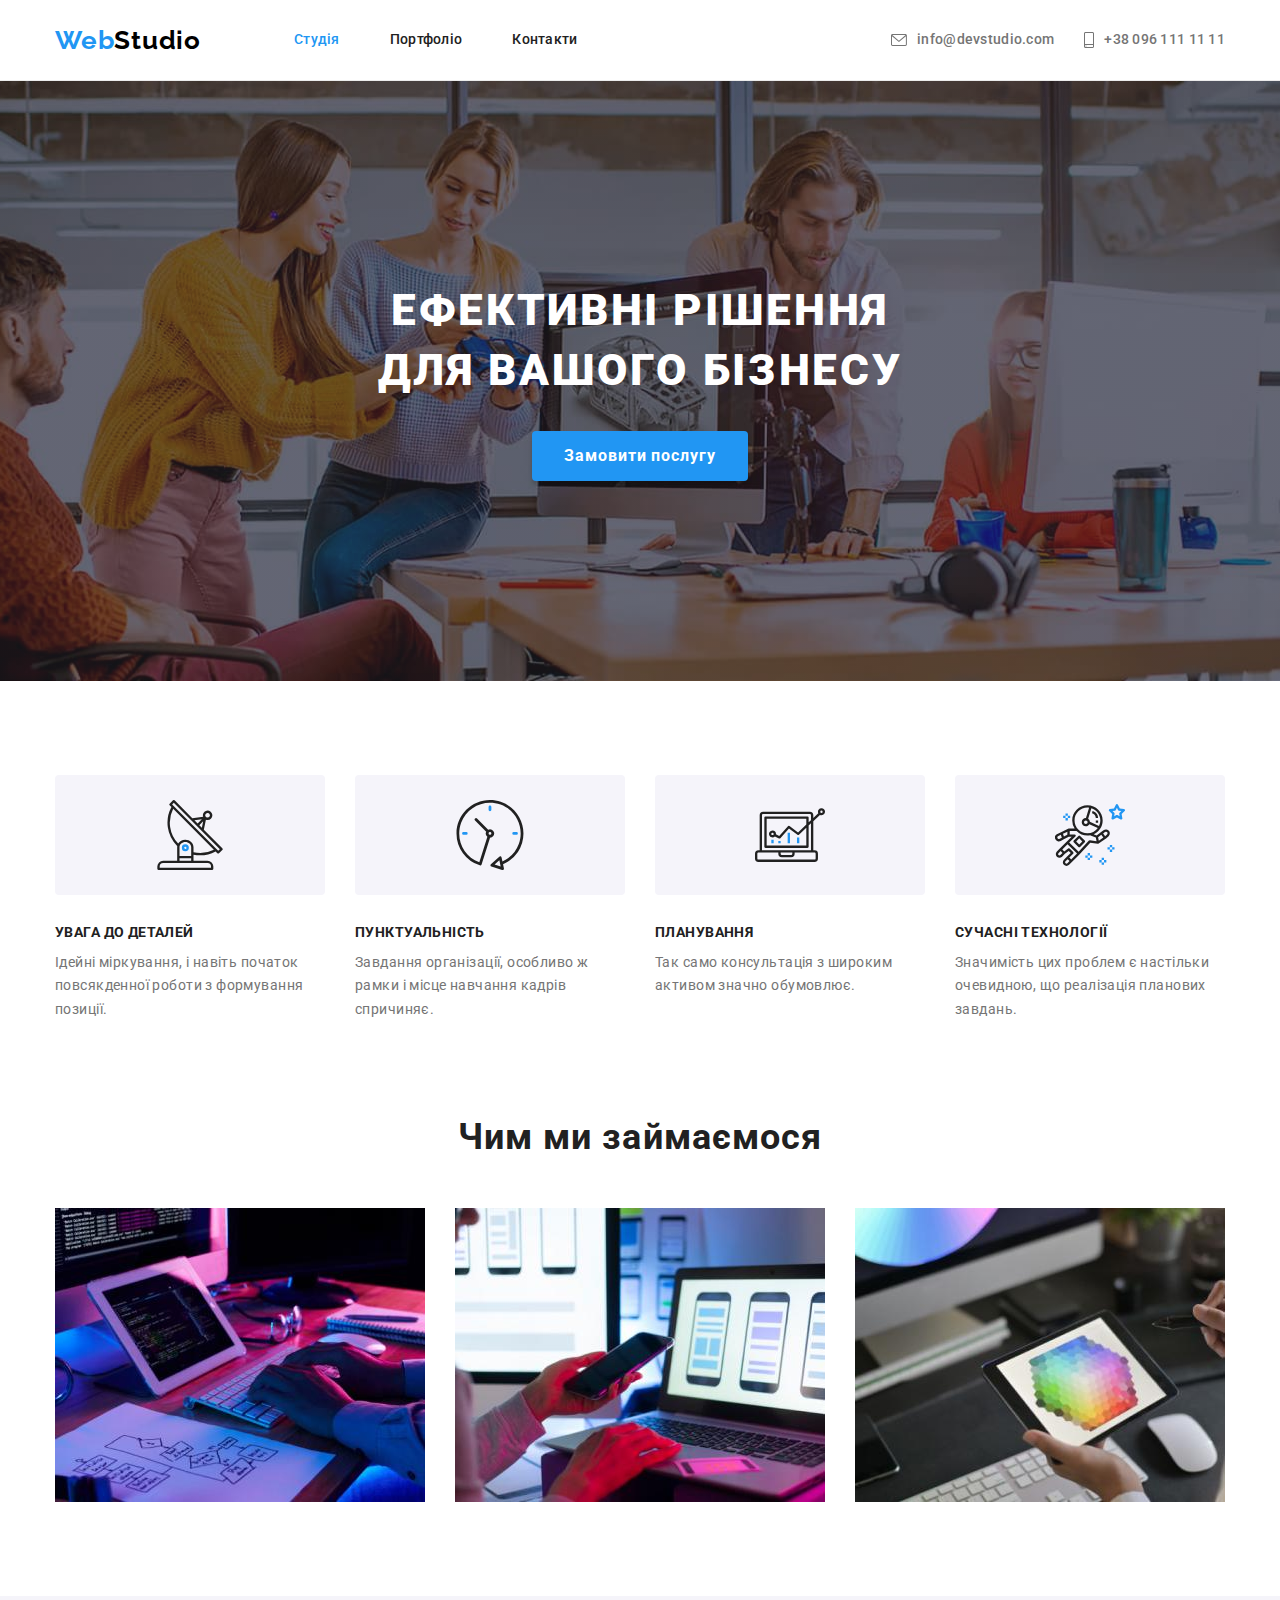
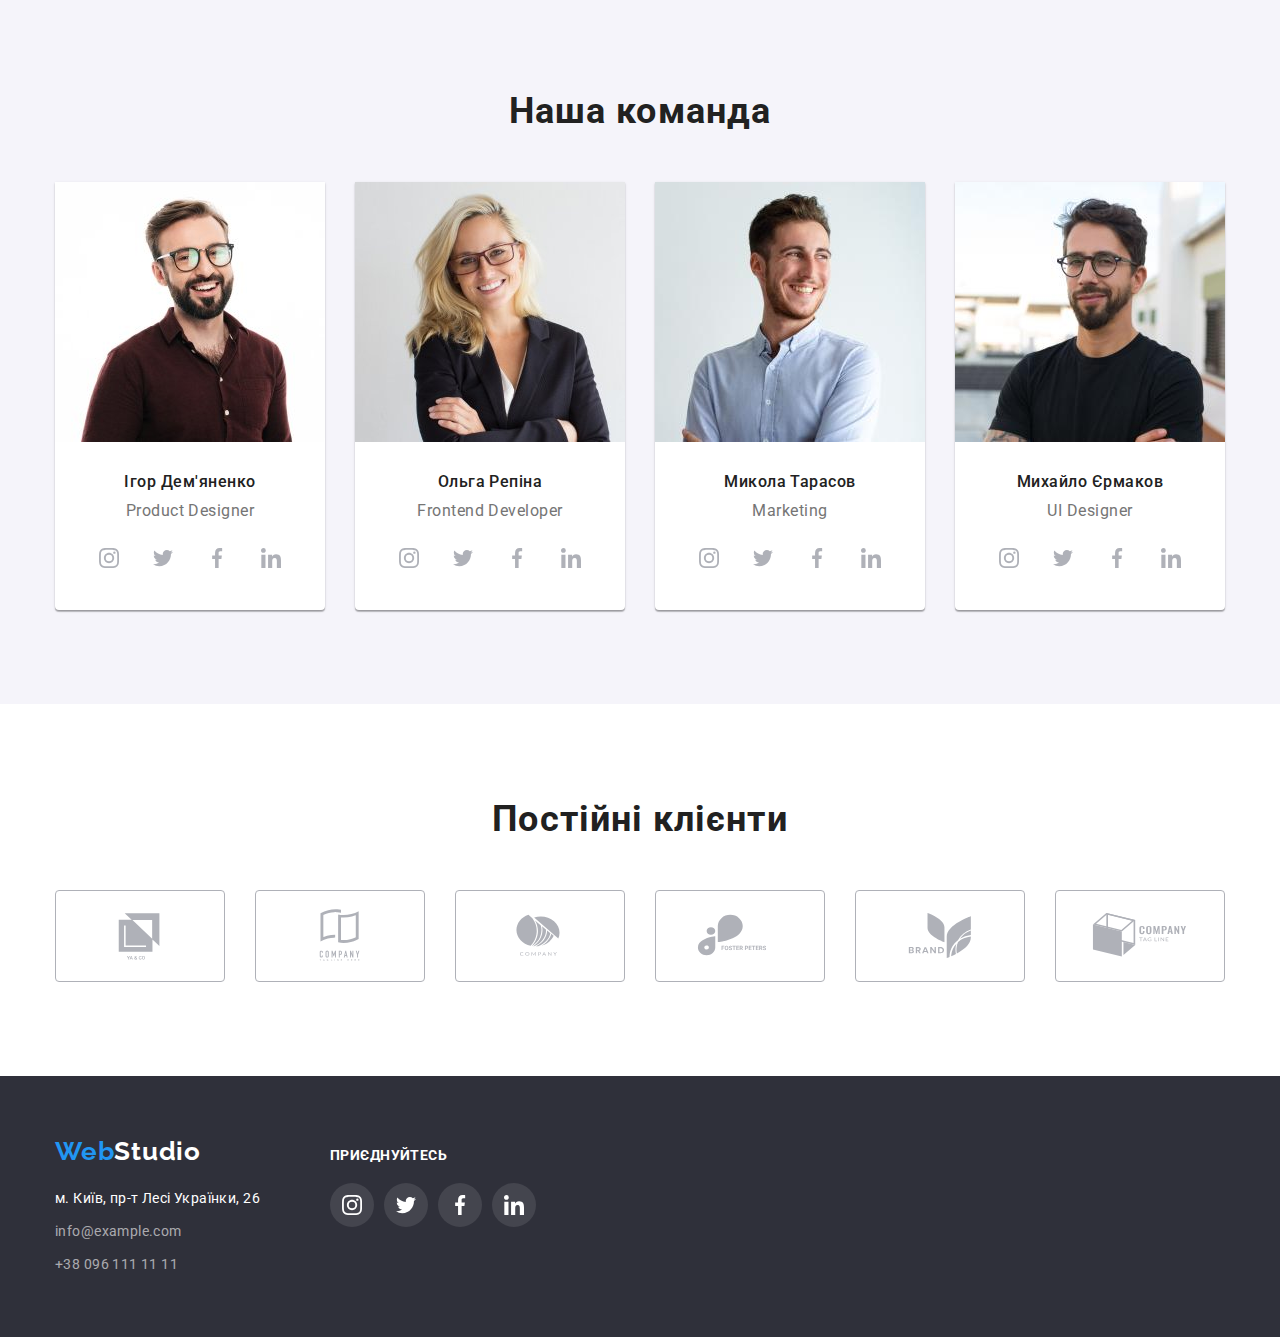
<file: index.html>
<!doctype html>

<html lang="uk">
<head>
    <meta charset="UTF-8">
    <meta http-equiv="X-UA-Compatible" content="IE=edge">
    <meta name="viewport" content="width=device-width, initial-scale=1.0">
    <title>WebStudio | ефективні рішення для вашого бізнесу</title>
    <link rel="preconnect" href="https://fonts.googleapis.com">
    <link rel="preconnect" href="https://fonts.gstatic.com" crossorigin>
    <link href="https://fonts.googleapis.com/css2?family=Raleway:wght@700&family=Roboto:wght@400;500;700;900&display=swap"
    rel="stylesheet">
    
    <link rel="stylesheet" href="https://cdn.jsdelivr.net/npm/modern-normalize@1.1.0/modern-normalize.min.css">
    <link rel="stylesheet" href="./css/styles.css">
</head>
<body>
    <!-- HEADER -->
    <header class="page-header">
        <div class="header-container container">
            <nav class="page-nav">
                <a class="logo link" href="./index.html">Web<span class="logo-header-secondcolor">Studio</span></a>
                <ul class="menu list">
                    <li class="item">
                        <a class="link current" href="./index.html">Студія</a>
                    </li>
                    <li class="item">
                        <a class="link" href="./portfolio.html">Портфоліо</a>
                    </li>
                    <li class="item">
                        <a class="link" href="./contacts.html">Контакти</a>
                    </li>
                </ul>
            </nav>
            
            <ul class="contact list">
                <li class="contact-item">
                    <a class="contact-link link" href="mailto:info@devstudio.com">
                        <svg class="contact-icon" width="16" height="12">
                            <use href="./images/sprite.svg#envelope"></use>
                        </svg>
                        info@devstudio.com
                    </a>
                </li>
                <li class="contact-item">
                    <a class="contact-link link" href="tel:+380961111111">
                        <svg class="contact-icon" width="10" height="16">
                            <use href="./images/sprite.svg#smartphone"></use>
                        </svg>
                        +38 096 111 11 11
                    </a>
                </li>
            </ul>
        </div>
    </header>

    <!-- MAIN CONTENT -->
    <main>

        <!-- HERO -->
        <section class="hero">
                <div class="container">
                    <h1 class="main-title">Ефективні рішення<br /> для вашого бізнесу</h1>
                    <button class="hero-button" type="button">Замовити послугу</button>
                </div>
        </section>

        <!-- SECTION BENEFITS -->
        <section class="benefits section">
            <div class="container">
                <h2 class="hidden-title">Наші переваги</h2>
                <ul class="benefits-list list">
                    <li class="benefits-item">
                        <div class="benefits-icon-box">
                            <svg width="70" height="70">
                                <use href="./images/sprite.svg#antenna"></use>
                            </svg>
                        </div>
                        <h3 class="benefits-subtitle">Увага до деталей</h3>
                        <p lang="zxx" class="benefits-descriptor">Ідейні міркування, і навіть початок повсякденної роботи з формування
                            позиції.</p>
                    </li>
                    <li class="benefits-item">
                        <div class="benefits-icon-box">
                            <svg width="70" height="70">
                                <use href="./images/sprite.svg#clock"></use>
                            </svg>
                        </div>
                        <h3 class="benefits-subtitle">Пунктуальність</h3>
                        <p lang="zxx" class="benefits-descriptor">Завдання організації, особливо ж рамки і місце навчання кадрів
                            спричиняє.</p>
                    </li>
                    <li class="benefits-item">
                        <div class="benefits-icon-box">
                            <svg width="70" height="70">
                                <use href="./images/sprite.svg#diagram"></use>
                            </svg>
                        </div>
                        <h3 class="benefits-subtitle">Планування</h3>
                        <p lang="zxx" class="benefits-descriptor">Так само консультація з широким активом значно обумовлює.</p>
                    </li>
                    <li class="benefits-item">
                        <div class="benefits-icon-box">
                            <svg width="70" height="70">
                                <use href="./images/sprite.svg#astronaut"></use>
                            </svg>
                        </div>
                        <h3 class="benefits-subtitle">Сучасні технології</h3>
                        <p lang="zxx" class="benefits-descriptor">Значимість цих проблем є настільки очевидною, що реалізація планових
                            завдань.</p>
                    </li>
                </ul>
            </div>
        </section>

        <!-- SECTION "WHAT DO WE DO" -->
        <section class="work section">
            <div class="container">
                <h2 class="section-title">Чим ми займаємося</h2>
                <ul class="work-list list">
                    <li class="work-item"><img src="./images/work/work1.jpg" alt="Сучасне робоче місце програміста" width="370" height="294"></li>
                    <li class="work-item"><img src="./images/work/work2.jpg" alt="Жінка працює над дизайном веб-додатку" width="370" height="294"></li>
                    <li class="work-item"><img src="./images/work/work3.jpg" alt="Людина вибирає колір з палітри кольорів на планшеті" width="370"
                            height="294"></li>
                </ul>
            </div>
        </section>

        <!-- SECTION TEAM -->
        <section class="team section">
            <div class="container">
                <h2 class="section-title">Наша команда</h2>
                <ul class="team-list list">
                    <li class="team-item">
                        <img class="team-photo" src="./images/team/igor-demianenko.jpg" alt="Фотографія Ігоря Дем'яненка" width="270">
                        <div class="team-text">
                            <h3 class="team-name">Ігор Дем'яненко</h3>
                            <p class="team-role" lang="en">Product Designer</p>

                            <!-- SOCIAL MEDIA ICONS -->
                            <ul class="team-social-list list">
                                <li class="team-social-item">
                                    <a class="team-social-link link" href="">
                                        <svg class="team-social-icon" aria-label="instagram" width="20" height="20">
                                            <use href="./images/sprite.svg#instagram"></use>
                                        </svg>
                                    </a>
                                </li>
                                <li class="team-social-item">
                                    <a class="team-social-link link" href="">
                                        <svg class="team-social-icon" aria-label="twitter" width="20" height="20">
                                            <use href="./images/sprite.svg#twitter"></use>
                                        </svg>
                                    </a>
                                </li>
                                <li class="team-social-item">
                                    <a class="team-social-link link" href="">
                                        <svg class="team-social-icon" aria-label="facebook" width="20" height="20">
                                            <use href="./images/sprite.svg#facebook"></use>
                                        </svg>
                                    </a>
                                </li>
                                <li class="team-social-item">
                                    <a class="team-social-link link" href="">
                                        <svg class="team-social-icon" aria-label="linkedin" width="20" height="20">
                                            <use href="./images/sprite.svg#linkedin"></use>
                                        </svg>
                                    </a>
                                </li>
                            </ul>
                        </div>
                    </li>
                    <li class="team-item">
                        <img class="team-photo" src="./images/team/olga-repina.jpg" alt="Фотографія Ольги Репіної" width="270">
                        <div class="team-text">
                            <h3 class="team-name">Ольга Репіна</h3>
                            <p class="team-role" lang="en">Frontend Developer</p>

                            <!-- SOCIAL MEDIA ICONS -->
                            <ul class="team-social-list list">
                                <li class="team-social-item">
                                    <a class="team-social-link link" href="">
                                        <svg class="team-social-icon" aria-label="instagram" width="20" height="20">
                                            <use href="./images/sprite.svg#instagram"></use>
                                        </svg>
                                    </a>
                                </li>
                                <li class="team-social-item">
                                    <a class="team-social-link link" href="">
                                        <svg class="team-social-icon" aria-label="twitter" width="20" height="20">
                                            <use href="./images/sprite.svg#twitter"></use>
                                        </svg>
                                    </a>
                                </li>
                                <li class="team-social-item">
                                    <a class="team-social-link link" href="">
                                        <svg class="team-social-icon" aria-label="facebook" width="20" height="20">
                                            <use href="./images/sprite.svg#facebook"></use>
                                        </svg>
                                    </a>
                                </li>
                                <li class="team-social-item">
                                    <a class="team-social-link link" href="">
                                        <svg class="team-social-icon" aria-label="linkedin" width="20" height="20">
                                            <use href="./images/sprite.svg#linkedin"></use>
                                        </svg>
                                    </a>
                                </li>
                            </ul>
                        </div>
                    </li>
                    <li class="team-item">
                        <img class="team-photo" src="./images/team/mykola-tarasov.jpg" alt="Фотографія Миколи Тарасова" width="270">
                        <div class="team-text">
                            <h3 class="team-name">Микола Тарасов</h3>
                            <p class="team-role" lang="en">Marketing</p>

                            <!-- SOCIAL MEDIA ICONS -->
                            <ul class="team-social-list list">
                                <li class="team-social-item">
                                    <a class="team-social-link link" href="">
                                        <svg class="team-social-icon" aria-label="instagram" width="20" height="20">
                                            <use href="./images/sprite.svg#instagram"></use>
                                        </svg>
                                    </a>
                                </li>
                                <li class="team-social-item">
                                    <a class="team-social-link link" href="">
                                        <svg class="team-social-icon" aria-label="twitter" width="20" height="20">
                                            <use href="./images/sprite.svg#twitter"></use>
                                        </svg>
                                    </a>
                                </li>
                                <li class="team-social-item">
                                    <a class="team-social-link link" href="">
                                        <svg class="team-social-icon" aria-label="facebook" width="20" height="20">
                                            <use href="./images/sprite.svg#facebook"></use>
                                        </svg>
                                    </a>
                                </li>
                                <li class="team-social-item">
                                    <a class="team-social-link link" href="">
                                        <svg class="team-social-icon" aria-label="linkedin" width="20" height="20">
                                            <use href="./images/sprite.svg#linkedin"></use>
                                        </svg>
                                    </a>
                                </li>
                            </ul>
                        </div>
                    </li>
                    <li class="team-item">
                        <img class="team-photo" src="./images/team/myhailo-yermakov.jpg" alt="Фотографія Михайла Єрмакова" width="270">
                        <div class="team-text">
                            <h3 class="team-name">Михайло Єрмаков</h3>
                            <p class="team-role" lang="en">UI Designer</p>

                            <!-- SOCIAL MEDIA ICONS -->
                            <ul class="team-social-list list">
                                <li class="team-social-item">
                                    <a class="team-social-link link" href="">
                                        <svg class="team-social-icon" aria-label="instagram" width="20" height="20">
                                            <use href="./images/sprite.svg#instagram"></use>
                                        </svg>
                                    </a>
                                </li>
                                <li class="team-social-item">
                                    <a class="team-social-link link" href="">
                                        <svg class="team-social-icon" aria-label="twitter" width="20" height="20">
                                            <use href="./images/sprite.svg#twitter"></use>
                                        </svg>
                                    </a>
                                </li>
                                <li class="team-social-item">
                                    <a class="team-social-link link" href="">
                                        <svg class="team-social-icon" aria-label="facebook" width="20" height="20">
                                            <use href="./images/sprite.svg#facebook"></use>
                                        </svg>
                                    </a>
                                </li>
                                <li class="team-social-item">
                                    <a class="team-social-link link" href="">
                                        <svg class="team-social-icon" aria-label="linkedin" width="20" height="20">
                                            <use href="./images/sprite.svg#linkedin"></use>
                                        </svg>
                                    </a>
                                </li>
                            </ul>
                        </div>
                    </li>
                </ul>
            </div>
        </section>

        <!-- CLIENTS -->
        <section class="client section">
           <div class="container">
                <h2 class="section-title">Постійні клієнти</h2>
                <ul class="client-list list">
                    <li class="client-item">
                        <a class="client-link link" href="">
                            <svg class="client-logo" width="106" height="60">
                                <use href="./images/sprite.svg#logo-1"></use>
                            </svg>
                        </a>
                    </li>
                    <li class="client-item">
                        <a class="client-link link" href="">
                            <svg class="client-logo" width="106" height="60">
                                <use href="./images/sprite.svg#logo-2"></use>
                            </svg>
                        </a>
                    </li>
                    <li class="client-item">
                        <a class="client-link link" href="">
                            <svg class="client-logo" width="106" height="60">
                                <use href="./images/sprite.svg#logo-3"></use>
                            </svg>
                        </a>
                    </li>
                    <li class="client-item">
                        <a class="client-link link" href="">
                            <svg class="client-logo" width="106" height="60">
                                <use href="./images/sprite.svg#logo-4"></use>
                            </svg>
                        </a>
                    </li>
                    <li class="client-item">
                        <a class="client-link link" href="">
                            <svg class="client-logo" width="106" height="60">
                                <use href="./images/sprite.svg#logo-5"></use>
                            </svg>
                        </a>
                    </li>
                    <li class="client-item">
                        <a class="client-link link" href="">
                            <svg class="client-logo" width="106" height="60">
                                <use href="./images/sprite.svg#logo-6"></use>
                            </svg>
                        </a>
                    </li>
                </ul>
           </div>
        </section>
    </main>

    <!-- FOOTER -->
    <footer class="footer">
        <div class="footer-flex container">
            <div class="address-block">
                <a class="logo link" href="./index.html">Web<span class="logo-footer-secondcolor">Studio</span></a>
                <address class="address">
                    <ul class="list">
                        <li class="address-item">
                            <a class="kyiv-address link" href="https://goo.gl/maps/znAoFixmfx8EE9X49" target="_blank"
                                rel="noopener noreferrer">
                                м. Київ, пр-т Лесі Українки, 26</a>
                        </li>
                        <li class="address-item">
                            <a class="link" href="mailto:info@example.com">info@example.com</a>
                        </li>
                        <li class="address-item">
                            <a class="link" href="tel:+380961111111">+38 096 111 11 11</a>
                        </li>
                    </ul>
                </address>
            </div>
            <div >
                <p class="media-title">Приєднуйтесь</p>
                <ul class="media-list list">
                    <li class="media-item">
                        <a class="media-link link" href="">
                            <svg class="media-icon" aria-label="instagram" width="20" height="20">
                                <use href="./images/sprite.svg#instagram"></use>
                            </svg>
                        </a>
                    </li>
                    <li class="media-item">
                        <a class="media-link link" href="">
                            <svg class="media-icon" aria-label="twitter" width="20" height="20">
                                <use href="./images/sprite.svg#twitter"></use>
                            </svg>
                        </a>
                    </li>
                    <li class="media-item">
                        <a class="media-link link" href="">
                            <svg class="media-icon" aria-label="facebook" width="20" height="20">
                                <use href="./images/sprite.svg#facebook"></use>
                            </svg>
                        </a>
                    </li>
                    <li class="media-item">
                        <a class="media-link link" href="">
                            <svg class="media-icon" aria-label="linkedin" width="20" height="20">
                                <use href="./images/sprite.svg#linkedin"></use>
                            </svg>
                        </a>
                    </li>
                </ul>
            </div>
        </div>        
    </footer>
</body>
</html>
</file>
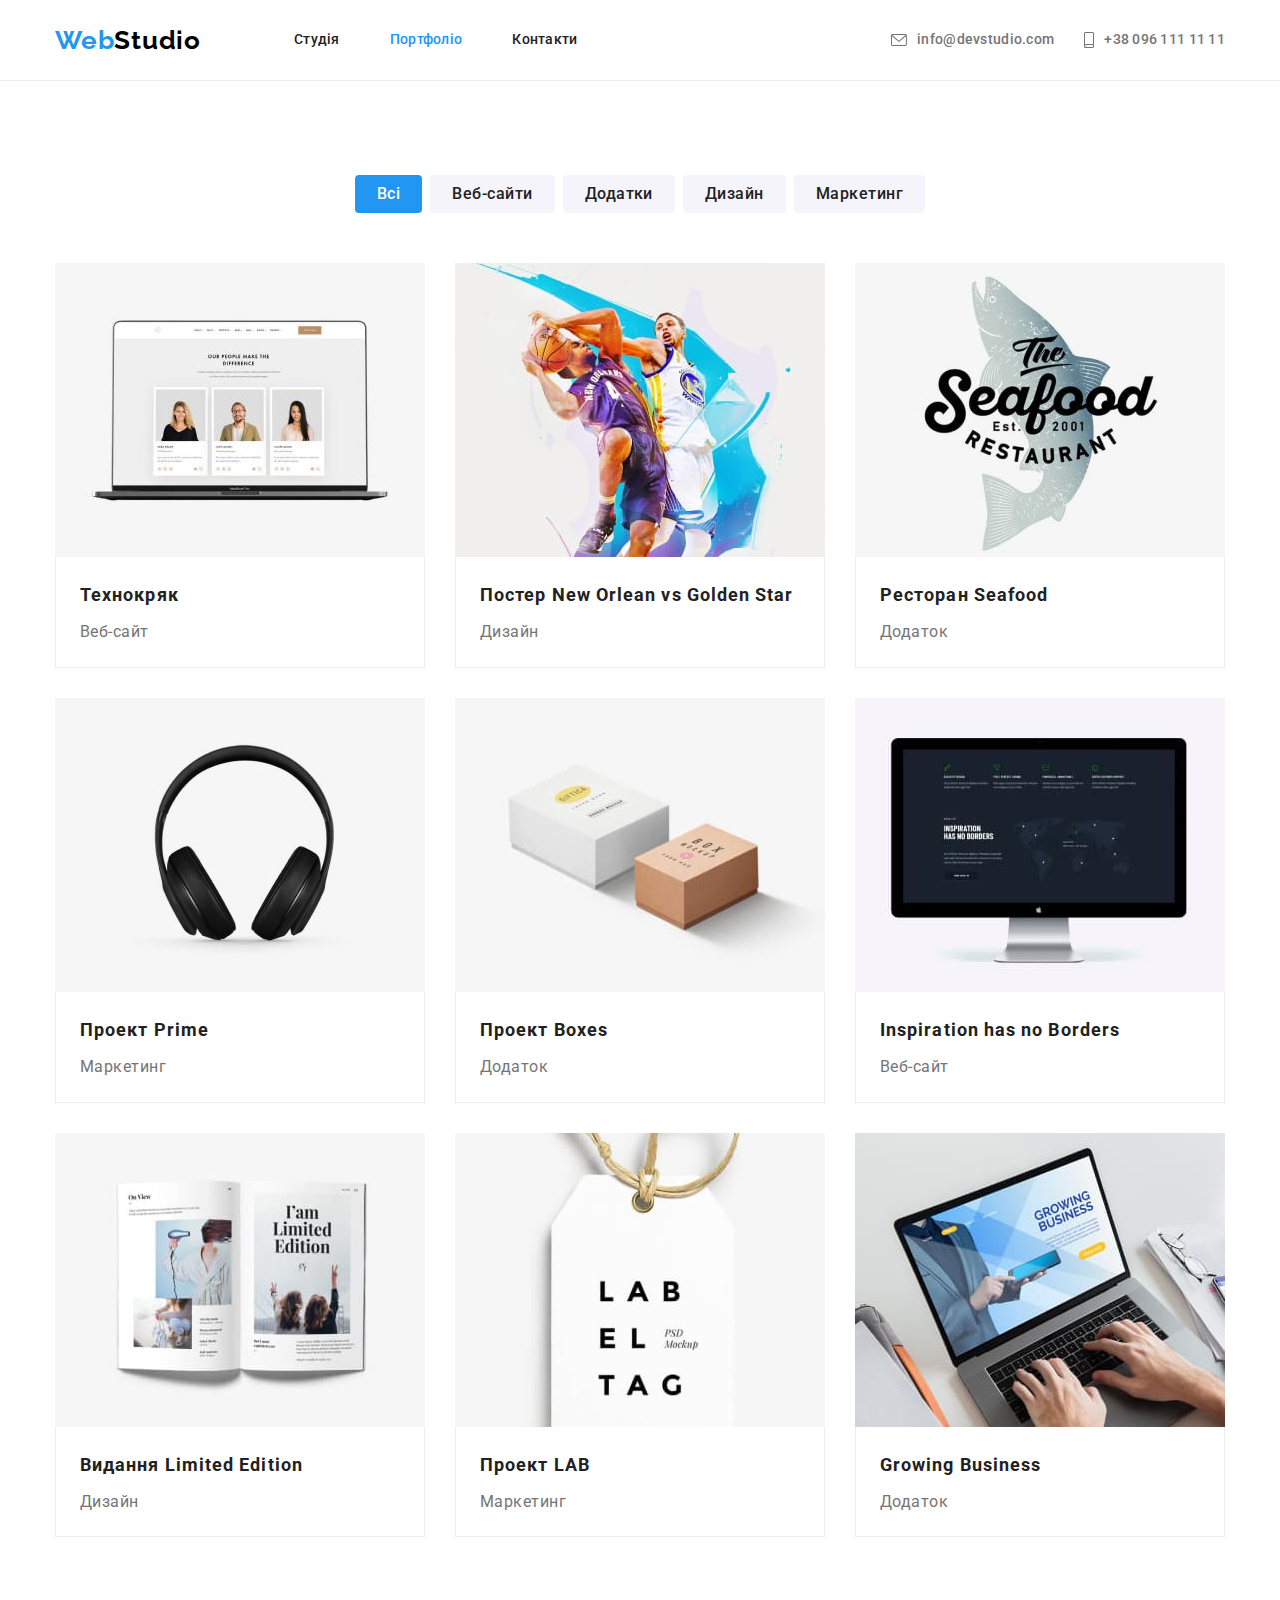
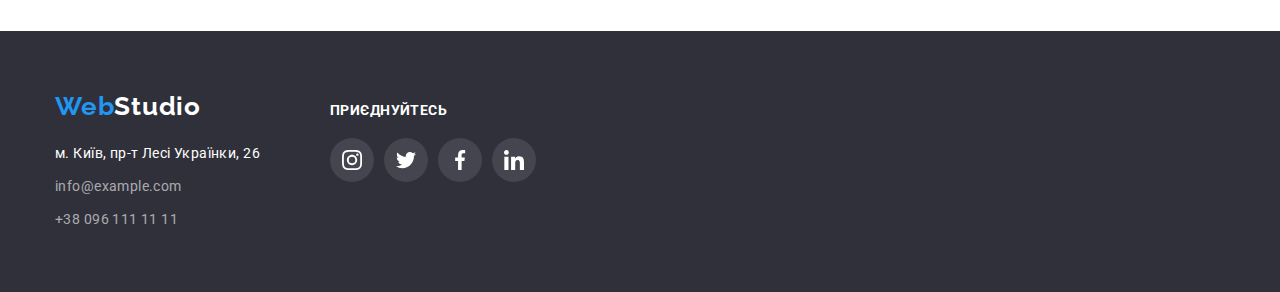
<file: portfolio.html>
<!doctype html>

<html lang="uk">
<head>
    <meta charset="UTF-8">
    <meta http-equiv="X-UA-Compatible" content="IE=edge">
    <meta name="viewport" content="width=device-width, initial-scale=1.0">
    <title>WebStudio | портфоліо</title>
    <link rel="preconnect" href="https://fonts.googleapis.com">
    <link rel="preconnect" href="https://fonts.gstatic.com" crossorigin>
    <link href="https://fonts.googleapis.com/css2?family=Raleway:wght@700&family=Roboto:wght@400;500;700;900&display=swap"
        rel="stylesheet">
        
    <link rel="stylesheet" href="https://cdn.jsdelivr.net/npm/modern-normalize@1.1.0/modern-normalize.min.css">
    <link rel="stylesheet" href="./css/styles.css">
</head>
<body>
    <!-- HEADER -->
    <header class="page-header">
        <div class="header-container container">
            <nav class="page-nav">
                <a class="logo link" href="./index.html">Web<span class="logo-header-secondcolor">Studio</span></a>
                <ul class="menu list">
                    <li class="item">
                        <a class="link" href="./index.html">Студія</a>
                    </li>
                    <li class="item">
                        <a class="link current" href="./portfolio.html">Портфоліо</a>
                    </li>
                    <li class="item">
                        <a class="link" href="./contacts.html">Контакти</a>
                    </li>
                </ul>
            </nav>

            <ul class="contact list">
                <li class="contact-item">
                    <a class="contact-link link" href="mailto:info@devstudio.com">
                        <svg class="contact-icon" width="16" height="12">
                            <use href="./images/sprite.svg#envelope"></use>
                        </svg>
                        info@devstudio.com
                    </a>
                </li>
                <li class="contact-item">
                    <a class="contact-link link" href="tel:+380961111111">
                        <svg class="contact-icon" width="10" height="16">
                            <use href="./images/sprite.svg#smartphone"></use>
                        </svg>
                        +38 096 111 11 11
                    </a>
                </li>
            </ul>
        </div>
    </header>

    <!-- MAIN CONTENT -->
    <main>
        <section class="portfolio section">
            <div class="container">
                <h1 class="hidden-title">Наші проекти</h1>
                
                <!-- GALLERY-FILTER -->
                <ul class="gallery-filter list">
                    <li class="filter-item">
                        <button class="filter-button current" type="button">Всі</button>
                    </li>
                    <li class="filter-item">
                        <button class="filter-button" type="button">Веб-сайти</button>
                    </li>
                    <li class="filter-item">
                        <button class="filter-button" type="button">Додатки</button>
                    </li>
                    <li class="filter-item">
                        <button class="filter-button" type="button">Дизайн</button>
                    </li>
                    <li class="filter-item">
                        <button class="filter-button" type="button">Маркетинг</button>
                    </li>
                </ul>
                
                <!-- GALLERY -->
                <ul class="gallery list">
                    <li class="gallery-item">
                        <a class="link" href="">
                            <img src="./images/portfolio/project-01.jpg" alt="Сайт Технокряк на екрані ноутбука"
                                width="370" height="294">
                            <div class="gallery-item-text">
                                <h2 class="project-title">Технокряк</h2>
                                <p class="project-type">Веб-сайт</p>
                            </div>
                        </a>
                    </li>
                    <li class="gallery-item">
                        <a class="link" href="">
                            <img src="./images/portfolio/project-02.jpg"
                                alt="Постер із зображенням двох баскетболістів у грі" width="370" height="294">
                            <div class="gallery-item-text">
                                <h2 class="project-title">Постер <span lang="en">New Orlean vs Golden Star</span></h2>
                                <p class="project-type">Дизайн</p>
                            </div>
                        </a>
                    </li>
                    <li class="gallery-item">
                        <a class="link" href="">
                            <img src="./images/portfolio/project-03.jpg" alt="Логотип ресторана Seafood"
                                width="370" height="294">
                            <div class="gallery-item-text">
                                <h2 class="project-title">Ресторан <span lang="en">Seafood</span></h2>
                                <p class="project-type">Додаток</p>
                            </div>
                        </a>
                    </li>
                    <li class="gallery-item">
                        <a class="link" href="">
                            <img src="./images/portfolio/project-04.jpg" alt="Фотографія навушників" width="370"
                                height="294">
                            <div class="gallery-item-text">
                                <h2 class="project-title">Проект <span lang="en">Prime</span></h2>
                                <p class="project-type">Маркетинг</p>
                            </div>
                        </a>
                    </li>
                    <li class="gallery-item">
                        <a class="link" href="">
                            <img src="./images/portfolio/project-05.jpg" alt="Дві коробки" width="370"
                                height="294">
                            <div class="gallery-item-text">
                                <h2 class="project-title">Проект <span lang="en">Boxes</span></h2>
                                <p class="project-type">Додаток</p>
                            </div>
                        </a>
                    </li>
                    <li class="gallery-item">
                        <a class="link" href="">
                            <img src="./images/portfolio/project-06.jpg" alt="Монітор з відкритим сайтом"
                                width="370" height="294">
                            <div class="gallery-item-text">
                                <h2 class="project-title"><span lang="en">Inspiration has no Borders</span></h2>
                                <p class="project-type">Веб-сайт</p>
                            </div>
                        </a>
                    </li>
                    <li class="gallery-item">
                        <a class="link" href="">
                            <img src="./images/portfolio/project-07.jpg" alt="Розгорт буклета Limited Edition"
                                width="370" height="294">
                            <div class="gallery-item-text">
                                <h2 class="project-title">Видання <span lang="en">Limited Edition</span></h2>
                                <p class="project-type">Дизайн</p>
                            </div>
                        </a>
                    </li>
                    <li class="gallery-item">
                        <a class="link" href="">
                            <img src="./images/portfolio/project-08.jpg" alt="Бірка із надписом Lab el Tag"
                                width="370" height="294">
                            <div class="gallery-item-text">
                                <h2 class="project-title">Проект <span lang="en">LAB</span></h2>
                                <p class="project-type">Маркетинг</p>
                            </div>
                        </a>
                    </li>
                    <li class="gallery-item">
                        <a class="link" href="">
                            <img src="./images/portfolio/project-09.jpg" alt="Ноутбук із відкритим додатком"
                                width="370" height="294">
                            <div class="gallery-item-text">
                                <h2 class="project-title"><span lang="en">Growing Business</span></h2>
                                <p class="project-type">Додаток</p>
                            </div>
                        </a>
                    </li>
                </ul>
            </div>
        </section>

    </main>

    <!-- FOOTER -->
    <footer class="footer">
        <div class="footer-flex container">
            <div class="address-block">
                <a class="logo link" href="./index.html">Web<span class="logo-footer-secondcolor">Studio</span></a>
                <address class="address">
                    <ul class="list">
                        <li class="address-item">
                            <a class="kyiv-address link" href="https://goo.gl/maps/znAoFixmfx8EE9X49" target="_blank"
                                rel="noopener noreferrer">
                                м. Київ, пр-т Лесі Українки, 26</a>
                        </li>
                        <li class="address-item">
                            <a class="link" href="mailto:info@example.com">info@example.com</a>
                        </li>
                        <li class="address-item">
                            <a class="link" href="tel:+380961111111">+38 096 111 11 11</a>
                        </li>
                    </ul>
                </address>
            </div>
            <div>
                <p class="media-title">Приєднуйтесь</p>
                <ul class="media-list list">
                    <li class="media-item">
                        <a class="media-link link" href="">
                            <svg class="media-icon" aria-label="instagram" width="20" height="20">
                                <use href="./images/sprite.svg#instagram"></use>
                            </svg>
                        </a>
                    </li>
                    <li class="media-item">
                        <a class="media-link link" href="">
                            <svg class="media-icon" aria-label="twitter" width="20" height="20">
                                <use href="./images/sprite.svg#twitter"></use>
                            </svg>
                        </a>
                    </li>
                    <li class="media-item">
                        <a class="media-link link" href="">
                            <svg class="media-icon" aria-label="facebook" width="20" height="20">
                                <use href="./images/sprite.svg#facebook"></use>
                            </svg>
                        </a>
                    </li>
                    <li class="media-item">
                        <a class="media-link link" href="">
                            <svg class="media-icon" aria-label="linkedin" width="20" height="20">
                                <use href="./images/sprite.svg#linkedin"></use>
                            </svg>
                        </a>
                    </li>
                </ul>
            </div>
        </div>
    </footer>
</body>
</html>
</file>
<file: css/styles.css>
:root {
    --primary-font: 'Roboto', sans-serif;
    --brand-color: #2196F3;
    --main-text-color: #212121;
    --addition-text-color: #757575;
    --passive-icon-color: #AFB1B8;
    --dark-background-color: #2F303A;
    --light-background-color: #F5F4FA;
    --button-hover-color: #188CE8;
    --black: #000000;
    --white: #FFFFFF;
}

/* * {
    outline: 1px solid green;
} */

body {
    font-family: var(--primary-font);
    background-color: var(--white);
    color: var(--main-text-color);  
}

h1, h2, h3, h4, p {
    margin-top: 0;
    margin-bottom: 0;
}

ul {
    margin-top: 0;
    margin-bottom: 0;
    padding-left: 0;
}

img {
    display: block;
}

.list {
    list-style: none;
}

.link {
    text-decoration: none;
}

/* ------- COMPONENTS ------- */
.container {
    margin: 0 auto;
    width: 1200px;
    padding: 0 15px;
}

.logo {
    font-family: 'Raleway';
    font-weight: 700;
    font-size: 26px;
    line-height: 1.19;
    letter-spacing: 0.03em;
    color: var(--brand-color);
}

/* .page-nav .logo {
    margin-right: 93px;
} */

.section {
    padding-top: 94px;
    padding-bottom: 94px;
}

.hidden-title {
    position: absolute;
    width: 1px;
    height: 1px;
    margin: -1px;
    border: 0;
    padding: 0;
    white-space: nowrap;
    clip-path: inset(100%);
    clip: rect(0 0 0 0);
    overflow: hidden;
}

.section-title {
    margin-top: 0;
    margin-bottom: 50px;
    font-weight: 700;
    font-size: 36px;
    line-height: 1.17;
    letter-spacing: 0.03em;
    text-align: center;
}
/* ------- / COMPONENTS ------- */

/* ------- NAVIGATION ------- */
.page-header {
    border-bottom: 1px solid #ECECEC;
}

/* .header-border {
    border-bottom: 1px solid #ECECEC;
} */

.header-container {
    display: flex;
    align-items: center;
    justify-content: space-between;
}

.page-nav {
    display: flex;  
    align-items: center;
}

.logo-header-secondcolor {
    color: var(--black);
}

.menu {
    display: flex;
    margin-left: 93px;
} 

.menu .item:not(:last-child),
.contact .item:not(:last-child) {
    margin-right: 50px;
}

/* .menu .item + .item,
.contact .item +.item {
    margin-left: 50px;
} */

.menu .link {
    display: block;
    padding-top: 32px;
    padding-bottom: 32px;

    color: var(--main-text-color);
    font-weight: 500;
    font-size: 14px;
    line-height: 1.14;
    letter-spacing: 0.02em;
}

.menu .current,
.menu .link:hover,
.menu .link:focus {
    color: var(--brand-color);
}

.contact {
    display: flex;
    /* margin-left: auto; */
}

.contact-item:not(:last-child) {
    margin-right: 30px;
}

.contact-icon {
    margin-right: 10px;
}

.contact-link {
    display: flex;
    justify-content: left;
    align-items: center;
    padding-top: 32px;
    padding-bottom: 32px;

    color: var(--addition-text-color);
    fill: var(--addition-text-color);
    font-weight: 500;
    font-size: 14px;
    line-height: 1.14;
    letter-spacing: 0.02em;
}

.contact-link:hover,
.contact-link:focus {
    color: var(--brand-color);
    fill: var(--brand-color);
}
/* ------- / NAVIGATION ------- */

/* ------- HERO ------- */
.hero {
    max-width: 1600px;
    max-height: 600px;
    padding-top: 200px;
    padding-bottom: 200px;
    margin-left: auto;
    margin-right: auto;

    background-color: var(--light-background-color);   
    background-image: linear-gradient(to right,
                rgba(47, 48, 58, 0.4),
                rgba(47, 48, 58, 0.4)),
            url('../images/hero/background.jpg');
    background-repeat: no-repeat;
    background-position: center;
    background-size: cover;
    color: var(--white);
    text-align: center; 
}

.main-title {
    margin-bottom: 30px;
    font-weight: 900;
    font-size: 44px;
    line-height: 1.36;
    letter-spacing: 0.06em;
    text-transform: uppercase;
}

.hero-button {
    min-height: 50px;
    min-width: 200px;
    padding: 10px 32px;
    margin: 0;

    background-color: var(--brand-color);
    color: var(--white);
    font-weight: 700;
    font-size: 16px;
    line-height: 1.86;
    letter-spacing: 0.06em;

    box-shadow: 0px 4px 4px rgba(0, 0, 0, 0.15);
    border-radius: 4px;
    border-width: 0;
    cursor: pointer;
}

.hero-button:hover,
.hero-button:focus {
    background-color: var(--button-hover-color)
}
/* ------- / HERO ------- */

/* ------- BENEFITS ------- */
.benefits {
    padding-bottom: 0;
}

.benefits-list {
    display: flex;
    /* flex-wrap: wrap; */
}

.benefits-item {
    width: calc((100% - 90px) / 4);
}

.benefits-item:not(:nth-child(4n)) {
    margin-right: 30px;
}

/* .benefits-item:not(:nth-child(-n + 4)) {
    margin-right: 30px;
} */

.benefits-icon-box {
    display: flex;
    justify-content: center;
    align-items: center;
    height: 120px;
    margin-bottom: 30px;
    background-color: #F5F4FA;
    border-radius: 4px;
}

/* .benefits-item::before {
    content: "";
    display: block;
    margin-bottom: 30px;
    height: 120px;
    background-color: #F5F4FA;
    background-repeat: no-repeat;
    background-position: center;
    border-radius: 4px;
}

.benefits-item.icon-antenna::before {
    background-image: url("../images/benefits/antenna.svg");
}

.benefits-item.icon-clock::before {
    background-image: url("../images/benefits/clock.svg");
}

.benefits-item.icon-diagram::before {
    background-image: url("../images/benefits/diagram.svg");
}

.benefits-item.icon-astronaut::before {
    background-image: url("../images/benefits/astronaut.svg");
} */

/* .benefits-item:nth-child(1)::before {
    background-image: url("../images/benefits/antenna.svg");
}

.benefits-item:nth-child(2)::before {
    background-image: url("../images/benefits/clock.svg");
}

.benefits-item:nth-child(3)::before {
    background-image: url("../images/benefits/diagram.svg");
}

.benefits-item:nth-child(4)::before {
    background-image: url("../images/benefits/astronaut.svg");
} */

.benefits-subtitle {
    margin-bottom: 10px;
    font-weight: 700;
    font-size: 14px;
    line-height: 1.14;
    letter-spacing: 0.03em;
    text-transform: uppercase;
}

.benefits-descriptor {
    color: var(--addition-text-color);
    font-size: 14px;
    line-height: 1.7;
    letter-spacing: 0.03em;
}
/* ------- / BENEFITS ------- */

/* ------- WHAT DO WE DO ------- */
.work-list {
    display: flex;
    /* flex-wrap: wrap; */
}

.work-item {
    width: calc((100% - 60px) / 3);
}

.work-item:not(:last-child) {
    margin-right: 30px;
}

/* .work-item:not(:nth-child(3n)) {
    margin-right: 30px;
} */

/* ------- / WHAT DO WE DO ------- */

/* ------- TEAM ------- */
.team {
    background-color: var(--light-background-color);
}

.team-list {
    display: flex;
    /* flex-wrap: wrap; */
}

.team-item {
    width: calc((100% - 90px) / 4);
    background-color: var(--white);

    text-align: center;

    border-bottom-right-radius: 4px;
    border-bottom-left-radius: 4px;
    box-shadow: 0px 1px 3px rgba(0, 0, 0, 0.12), 0px 1px 1px rgba(0, 0, 0, 0.14), 0px 2px 1px rgba(0, 0, 0, 0.2);
}

.team-item:not(:last-child) {
    margin-right: 30px;
}

/* .team-item:not(:nth-child(4n)) {
    margin-right: 30px;
} */

.team-text {
    padding: 30px 24px;
}

.team-name {
    margin-bottom: 10px;
    font-weight: 500;
    font-size: 16px;
    line-height: 1.19;
    letter-spacing: 0.03em;
}

.team-role {
    margin-bottom: 16px;
    font-size: 16px;
    line-height: 1.19;
    letter-spacing: 0.03em;
    color: var(--addition-text-color);
}

.team-social-list {
    display: flex;
    justify-content: center;
}

.team-social-item {
    width: 44px;
    height: 44px;
    border-radius: 50%;
}

.team-social-item:not(:last-child) {
    margin-right: 10px;
}

.team-social-link {
    display: flex;
    align-items: center;
    justify-content: center;
    width: 100%;
    height: 100%;
    border-radius: 50%;
    fill: var(--passive-icon-color);
}

/* .team-social-icon {
    width: 20px;
    height: 20px;
} */

.team-social-link:hover,
.team-social-link:focus {
    fill: var(--white);
    background-color: var(--brand-color);
}

/* ------- / TEAM ------- */


/* -------- CLIENTS -------- */

.client-list {
    display: flex;
    flex-wrap: wrap;

}

.client-item {
    /* margin-right: 30px; */
    width: calc((100% - 150px) / 6);
    height: 92px;
    border-radius: 4px;
    text-align: center;
    color: var(--passive-icon-color);
}

.client-item:not(:nth-child(6n)) {
    margin-right: 30px;
}

.client-item:not(:nth-last-child(-n + 6)) {
    margin-bottom: 30px;
}

.client-link {
    display: flex;
    justify-content: center;
    align-items: center;
    width: 100%;
    height: 100%;
    fill: var(--passive-icon-color);
    border-radius: 4px;
    border-width: 1px;
    border-style: solid;
    border-color: #AFB1B8;
}

.client-link:hover,
.client-link:focus {
    border-color: var(--brand-color);
    fill: var(--brand-color);
}
/* 
.client-logo {
    width: 106px;
    height: 60px;
} */

/* -------- / CLIENTS -------- */

/* ------- PORTFOLIO ------- */
.gallery-filter {
    display: flex;
    justify-content: center;
    margin-bottom: 50px;
}

.filter-button {
    padding: 6px 22px;

    color: var(--main-text);
    background-color: var(--light-background-color);
    /* font-family: inherit; */
    font-weight: 500;
    font-size: 16px;
    line-height: 1.63;
    text-align: center;
    letter-spacing: 0.03em;

    border-radius: 4px;
    border-width: 0px;
    cursor: pointer;
}

.filter-item:not(:last-child) {
    margin-right: 8px;
}
.filter-button:hover,
.filter-button:focus {
    color: var(--white);
    background-color: var(--brand-color);
    box-shadow: 0px 3px 1px rgba(0, 0, 0, 0.1),
                0px 1px 2px rgba(0, 0, 0, 0.08),
                0px 2px 2px rgba(0, 0, 0, 0.12);
}

.gallery-filter .current {
    color: var(--white);
    background-color: var(--brand-color);
}



.gallery {
    display: flex;
    flex-wrap: wrap;
    /* gap: 30px; */
    /* row-gap: 30px; */
    /* column-gap: 30px; */
}

.gallery-item {
    width: calc((100% - 60px) / 3 );
    /* width: 370px; */
}

.gallery-item:not(:nth-child(3n)) {
    margin-right: 30px;
}

.gallery-item:not(:nth-last-child(-n + 3)) {
    margin-bottom: 30px;
}

.gallery-item:hover {
    box-shadow: 0px 1px 1px rgba(0, 0, 0, 0.12), 
    0px 4px 4px rgba(0, 0, 0, 0.06), 
    1px 4px 6px rgba(0, 0, 0, 0.16);
}

.gallery-item-text {
    padding: 20px 24px;

    border-left: 1px solid #EEEEEE;
    border-bottom: 1px solid #EEEEEE;
    border-right: 1px solid #EEEEEE;
}

.project-title {
    margin-bottom: 4px;

    color: var(--main-text-color);
    font-weight: 700;
    font-size: 18px;
    line-height: 2;
    letter-spacing: 0.06em;
}

.project-type {       
    font-size: 16px;
    line-height: 1.86;
    letter-spacing: 0.03em;
    color: var(--addition-text-color);
}
/* ------- / PORTFOLIO ------- */

/* ------- FOOTER ------- */
.footer {
    padding: 60px 0px;
    background-color: var(--dark-background-color);
}

.footer-flex {
    display: flex;
    align-items: baseline;
}

.address-block {
    margin-right: 70px;
}

.logo-footer-secondcolor {
    color: var(--white);
}

.address {
    margin-top: 20px; 
}

.address-item:not(:last-child) {
    margin-bottom: 9px;
}

.address .link {
    color: rgba(255, 255, 255, 0.6);
    font-style: normal;
    font-weight: 400;
    font-size: 14px;
    line-height: 1.71;
    letter-spacing: 0.03em;
}

.address .kyiv-address {
    color: var(--white);
}

.media-title {
    margin-bottom: 20px;

    color: var(--white);
    font-weight: 700;
    font-size: 14px;
    line-height: 16px;
    letter-spacing: 0.03em;
    text-transform: uppercase;
}

.media-list {
    display: flex;
    justify-content: center;
}

.media-item {
    width: 44px;
    height: 44px;
    border-radius: 50%;
    background-color: rgba(255, 255, 255, 0.1);
    background-position: center;
    background-repeat: no-repeat;
}

.media-item:not(:last-child) {
    margin-right: 10px;
}

.media-link {
    display: flex;
    align-items: center;
    justify-content: center;
    width: 100%;
    height: 100%;
    fill: var(--white);
    border-radius: 50%;
}

.media-link:hover,
.media-link:focus {
    background-color: var(--brand-color);
}

/* .media-icon {
    width: 20px;
    height: 20px;
} */
/* ------- / FOOTER ------- */
</file>
